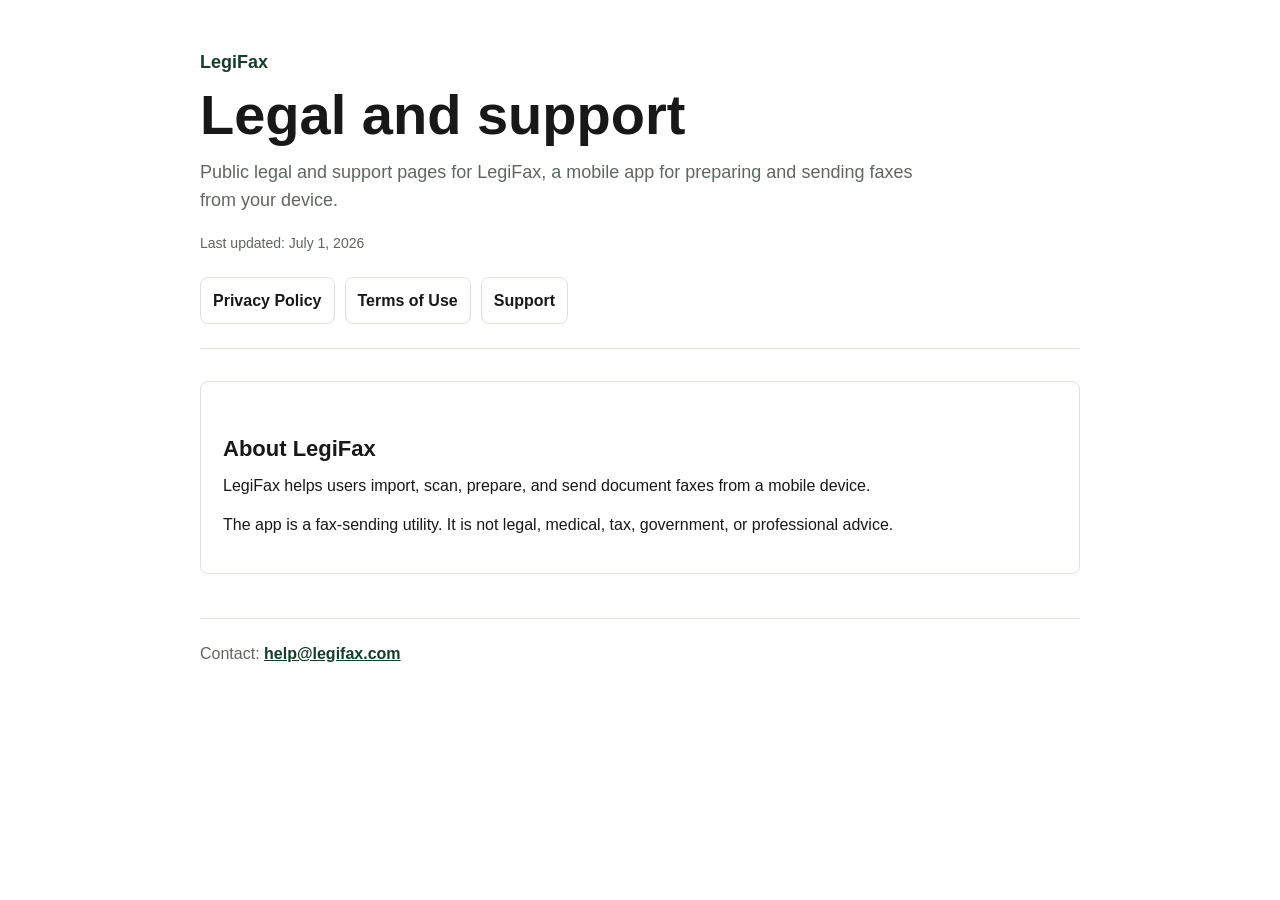
<file: index.html>
<!doctype html>
<html lang="en">
  <head>
    <meta charset="utf-8">
    <meta name="viewport" content="width=device-width, initial-scale=1">
    <title>LegiFax Legal</title>
    <link rel="stylesheet" href="styles.css">
  </head>
  <body>
    <main class="page">
      <header>
        <p class="brand">LegiFax</p>
        <h1>Legal and support</h1>
        <p class="lede">Public legal and support pages for LegiFax, a mobile app for preparing and sending faxes from your device.</p>
        <p class="meta">Last updated: July 1, 2026</p>
        <nav class="nav" aria-label="Legal pages">
          <a href="privacy/">Privacy Policy</a>
          <a href="terms/">Terms of Use</a>
          <a href="support/">Support</a>
        </nav>
      </header>

      <section class="card">
        <h2>About LegiFax</h2>
        <p>LegiFax helps users import, scan, prepare, and send document faxes from a mobile device.</p>
        <p>The app is a fax-sending utility. It is not legal, medical, tax, government, or professional advice.</p>
      </section>

      <footer>
        <p>Contact: <a href="mailto:help@legifax.com">help@legifax.com</a></p>
      </footer>
    </main>
  </body>
</html>
</file>
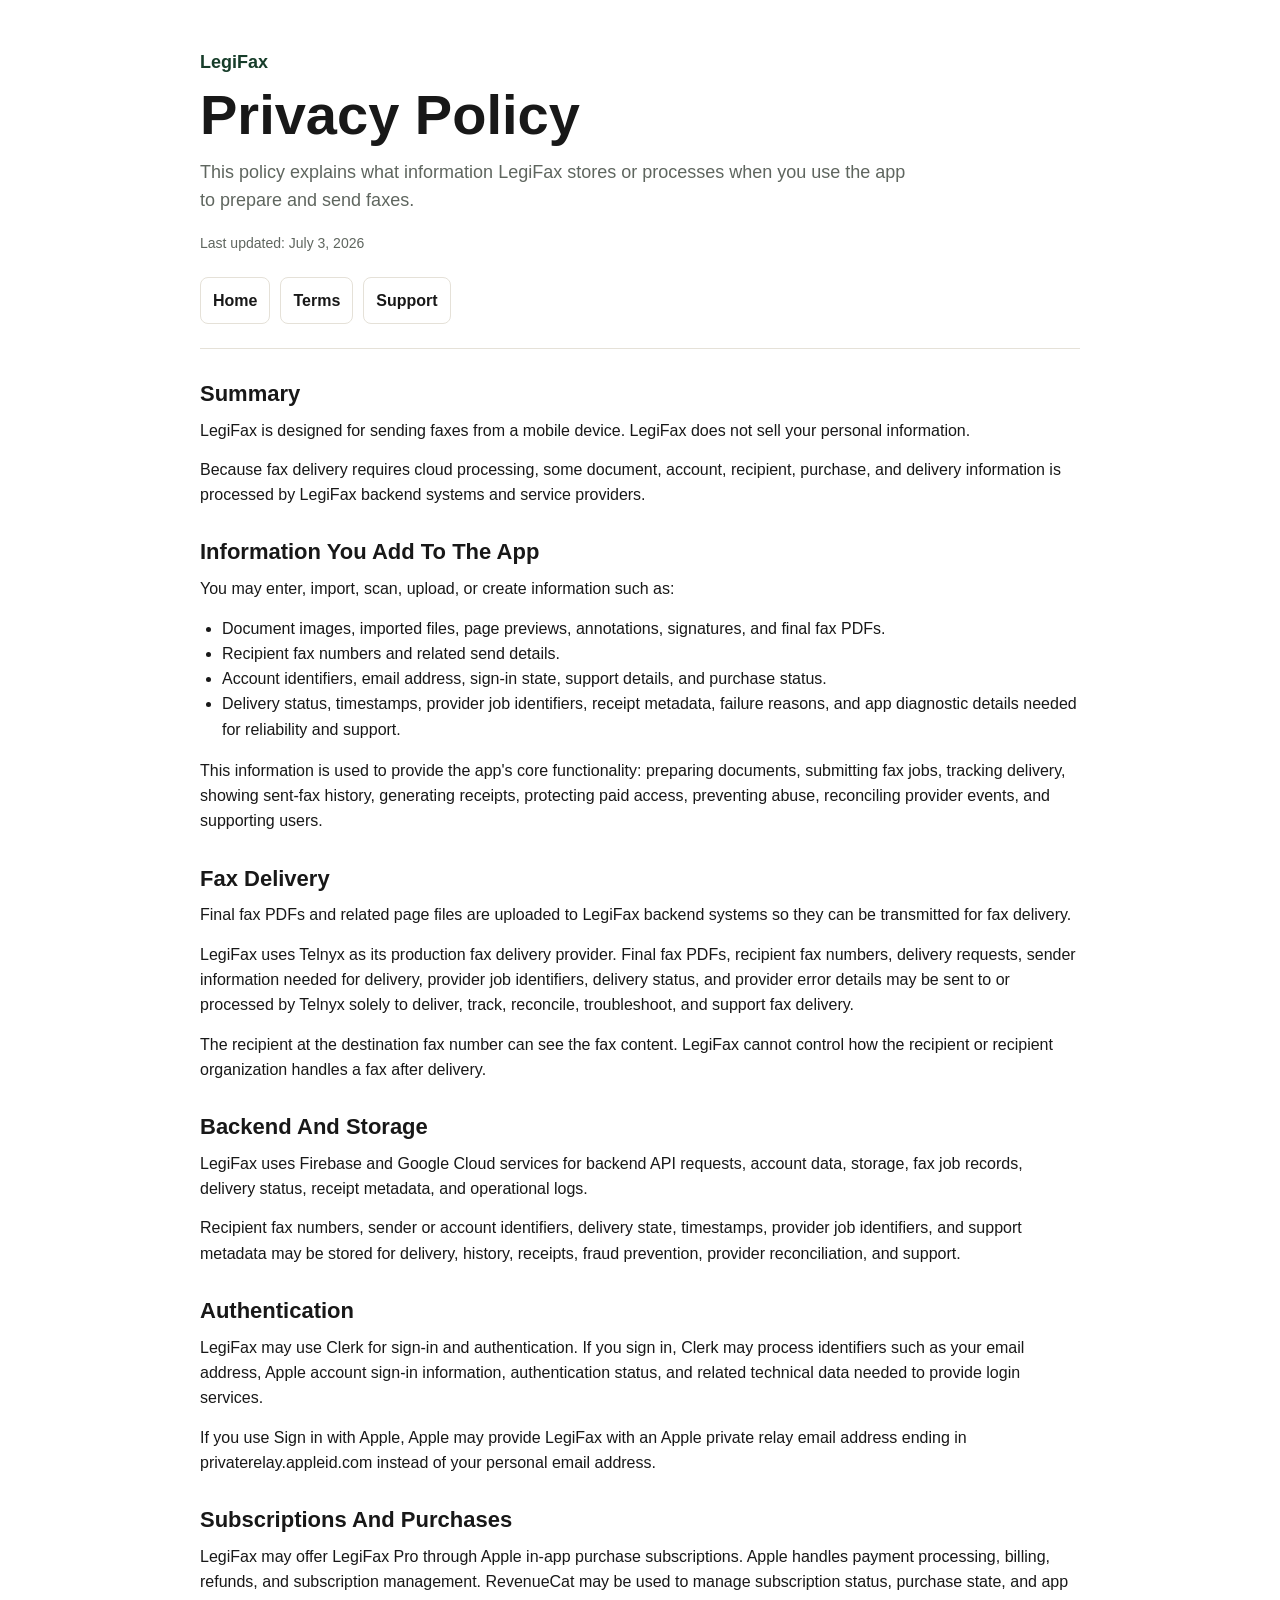
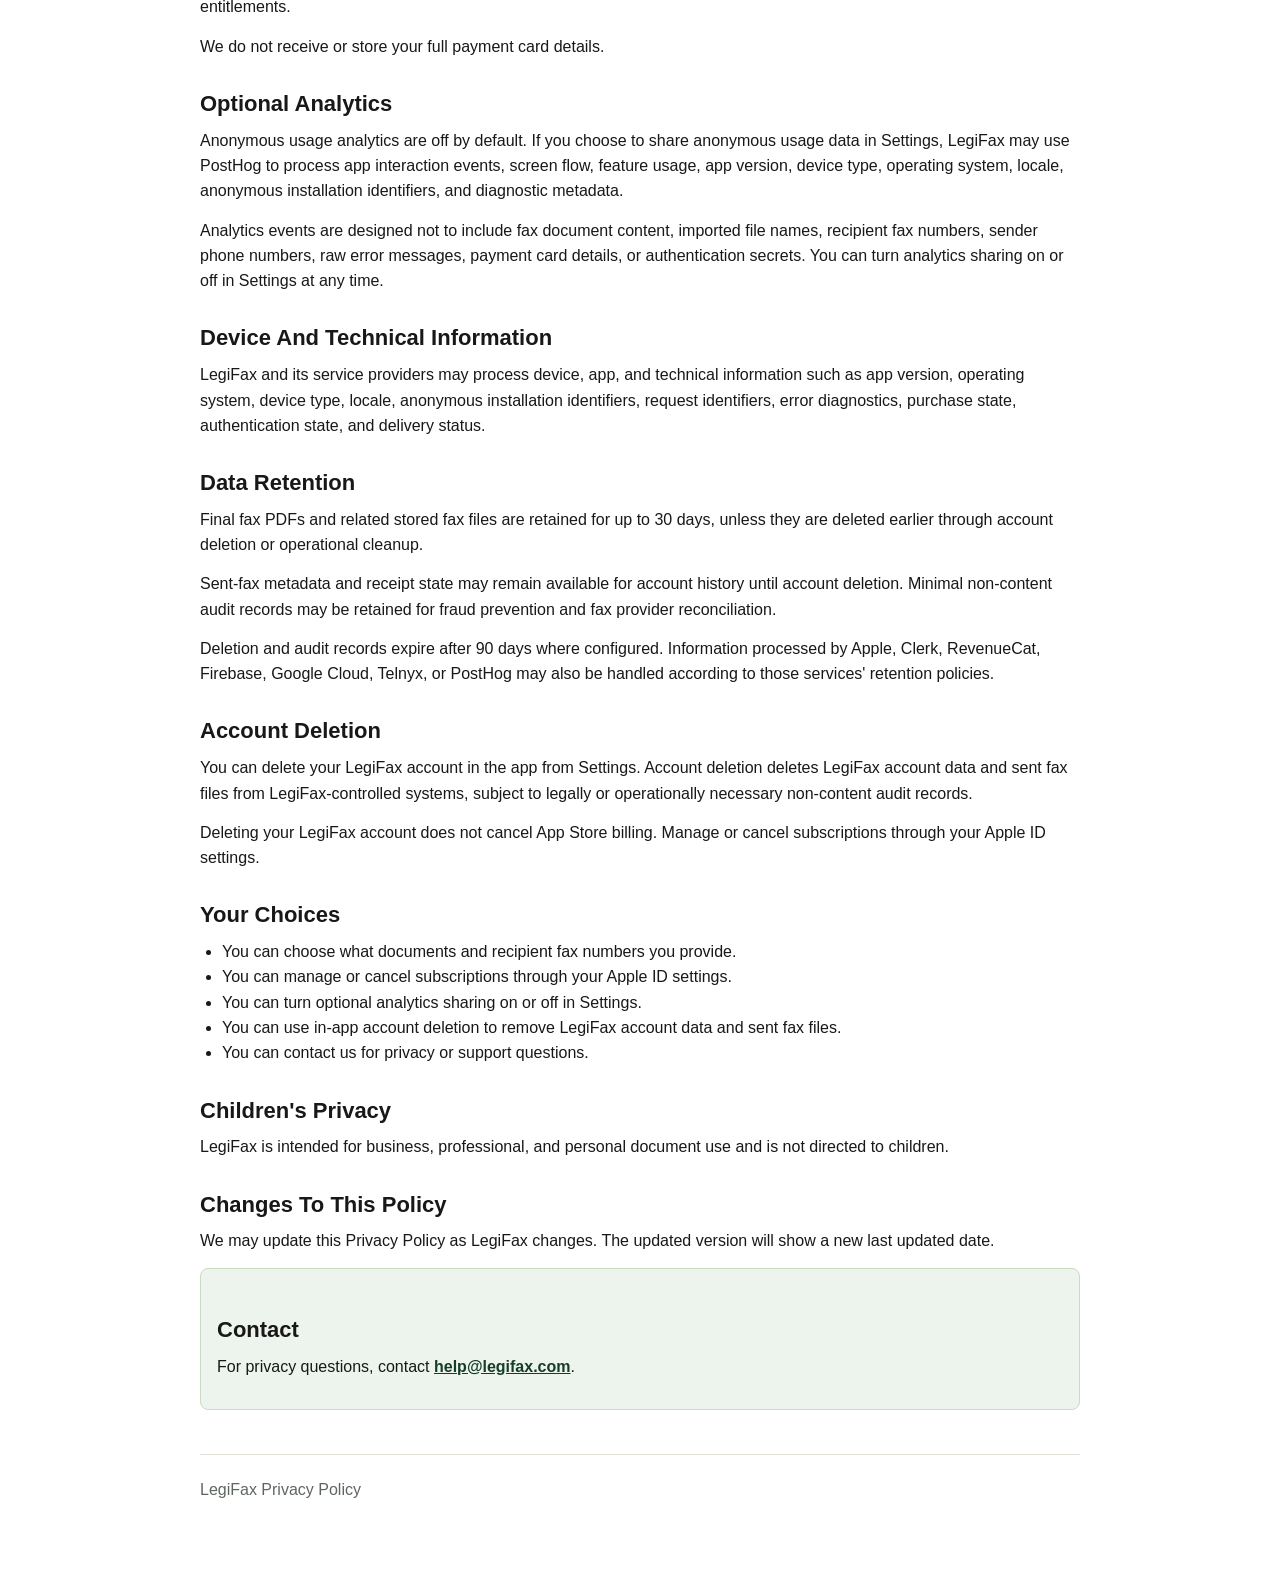
<file: privacy/index.html>
<!doctype html>
<html lang="en">
  <head>
    <meta charset="utf-8">
    <meta name="viewport" content="width=device-width, initial-scale=1">
    <title>LegiFax Privacy Policy</title>
    <link rel="stylesheet" href="../styles.css">
  </head>
  <body>
    <main class="page">
      <header>
        <p class="brand">LegiFax</p>
        <h1>Privacy Policy</h1>
        <p class="lede">This policy explains what information LegiFax stores or processes when you use the app to prepare and send faxes.</p>
        <p class="meta">Last updated: July 3, 2026</p>
        <nav class="nav" aria-label="Legal pages">
          <a href="../">Home</a>
          <a href="../terms/">Terms</a>
          <a href="../support/">Support</a>
        </nav>
      </header>

      <section>
        <h2>Summary</h2>
        <p>LegiFax is designed for sending faxes from a mobile device. LegiFax does not sell your personal information.</p>
        <p>Because fax delivery requires cloud processing, some document, account, recipient, purchase, and delivery information is processed by LegiFax backend systems and service providers.</p>
      </section>

      <section>
        <h2>Information You Add To The App</h2>
        <p>You may enter, import, scan, upload, or create information such as:</p>
        <ul>
          <li>Document images, imported files, page previews, annotations, signatures, and final fax PDFs.</li>
          <li>Recipient fax numbers and related send details.</li>
          <li>Account identifiers, email address, sign-in state, support details, and purchase status.</li>
          <li>Delivery status, timestamps, provider job identifiers, receipt metadata, failure reasons, and app diagnostic details needed for reliability and support.</li>
        </ul>
        <p>This information is used to provide the app's core functionality: preparing documents, submitting fax jobs, tracking delivery, showing sent-fax history, generating receipts, protecting paid access, preventing abuse, reconciling provider events, and supporting users.</p>
      </section>

      <section>
        <h2>Fax Delivery</h2>
        <p>Final fax PDFs and related page files are uploaded to LegiFax backend systems so they can be transmitted for fax delivery.</p>
        <p>LegiFax uses Telnyx as its production fax delivery provider. Final fax PDFs, recipient fax numbers, delivery requests, sender information needed for delivery, provider job identifiers, delivery status, and provider error details may be sent to or processed by Telnyx solely to deliver, track, reconcile, troubleshoot, and support fax delivery.</p>
        <p>The recipient at the destination fax number can see the fax content. LegiFax cannot control how the recipient or recipient organization handles a fax after delivery.</p>
      </section>

      <section>
        <h2>Backend And Storage</h2>
        <p>LegiFax uses Firebase and Google Cloud services for backend API requests, account data, storage, fax job records, delivery status, receipt metadata, and operational logs.</p>
        <p>Recipient fax numbers, sender or account identifiers, delivery state, timestamps, provider job identifiers, and support metadata may be stored for delivery, history, receipts, fraud prevention, provider reconciliation, and support.</p>
      </section>

      <section>
        <h2>Authentication</h2>
        <p>LegiFax may use Clerk for sign-in and authentication. If you sign in, Clerk may process identifiers such as your email address, Apple account sign-in information, authentication status, and related technical data needed to provide login services.</p>
        <p>If you use Sign in with Apple, Apple may provide LegiFax with an Apple private relay email address ending in privaterelay.appleid.com instead of your personal email address.</p>
      </section>

      <section>
        <h2>Subscriptions And Purchases</h2>
        <p>LegiFax may offer LegiFax Pro through Apple in-app purchase subscriptions. Apple handles payment processing, billing, refunds, and subscription management. RevenueCat may be used to manage subscription status, purchase state, and app entitlements.</p>
        <p>We do not receive or store your full payment card details.</p>
      </section>

      <section>
        <h2>Optional Analytics</h2>
        <p>Anonymous usage analytics are off by default. If you choose to share anonymous usage data in Settings, LegiFax may use PostHog to process app interaction events, screen flow, feature usage, app version, device type, operating system, locale, anonymous installation identifiers, and diagnostic metadata.</p>
        <p>Analytics events are designed not to include fax document content, imported file names, recipient fax numbers, sender phone numbers, raw error messages, payment card details, or authentication secrets. You can turn analytics sharing on or off in Settings at any time.</p>
      </section>

      <section>
        <h2>Device And Technical Information</h2>
        <p>LegiFax and its service providers may process device, app, and technical information such as app version, operating system, device type, locale, anonymous installation identifiers, request identifiers, error diagnostics, purchase state, authentication state, and delivery status.</p>
      </section>

      <section>
        <h2>Data Retention</h2>
        <p>Final fax PDFs and related stored fax files are retained for up to 30 days, unless they are deleted earlier through account deletion or operational cleanup.</p>
        <p>Sent-fax metadata and receipt state may remain available for account history until account deletion. Minimal non-content audit records may be retained for fraud prevention and fax provider reconciliation.</p>
        <p>Deletion and audit records expire after 90 days where configured. Information processed by Apple, Clerk, RevenueCat, Firebase, Google Cloud, Telnyx, or PostHog may also be handled according to those services' retention policies.</p>
      </section>

      <section>
        <h2>Account Deletion</h2>
        <p>You can delete your LegiFax account in the app from Settings. Account deletion deletes LegiFax account data and sent fax files from LegiFax-controlled systems, subject to legally or operationally necessary non-content audit records.</p>
        <p>Deleting your LegiFax account does not cancel App Store billing. Manage or cancel subscriptions through your Apple ID settings.</p>
      </section>

      <section>
        <h2>Your Choices</h2>
        <ul>
          <li>You can choose what documents and recipient fax numbers you provide.</li>
          <li>You can manage or cancel subscriptions through your Apple ID settings.</li>
          <li>You can turn optional analytics sharing on or off in Settings.</li>
          <li>You can use in-app account deletion to remove LegiFax account data and sent fax files.</li>
          <li>You can contact us for privacy or support questions.</li>
        </ul>
      </section>

      <section>
        <h2>Children's Privacy</h2>
        <p>LegiFax is intended for business, professional, and personal document use and is not directed to children.</p>
      </section>

      <section>
        <h2>Changes To This Policy</h2>
        <p>We may update this Privacy Policy as LegiFax changes. The updated version will show a new last updated date.</p>
      </section>

      <section class="notice">
        <h2>Contact</h2>
        <p>For privacy questions, contact <a href="mailto:help@legifax.com">help@legifax.com</a>.</p>
      </section>

      <footer>
        <p>LegiFax Privacy Policy</p>
      </footer>
    </main>
  </body>
</html>
</file>
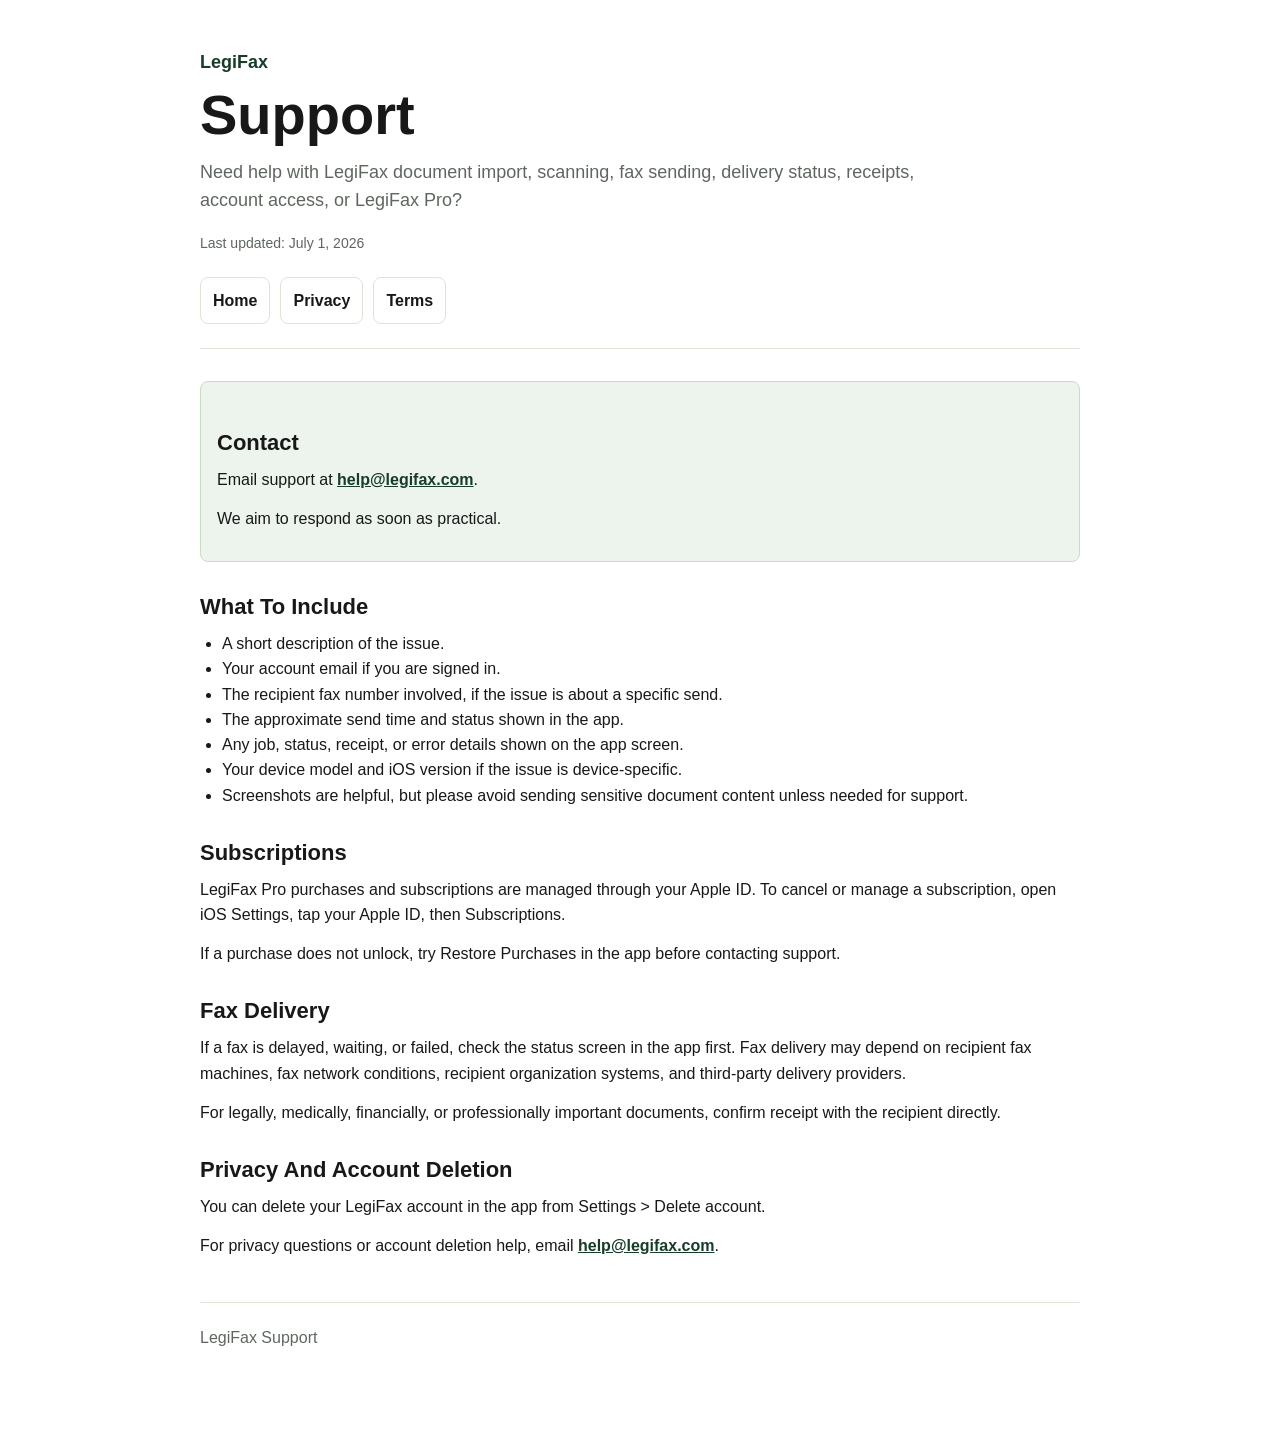
<file: support/index.html>
<!doctype html>
<html lang="en">
  <head>
    <meta charset="utf-8">
    <meta name="viewport" content="width=device-width, initial-scale=1">
    <title>LegiFax Support</title>
    <link rel="stylesheet" href="../styles.css">
  </head>
  <body>
    <main class="page">
      <header>
        <p class="brand">LegiFax</p>
        <h1>Support</h1>
        <p class="lede">Need help with LegiFax document import, scanning, fax sending, delivery status, receipts, account access, or LegiFax Pro?</p>
        <p class="meta">Last updated: July 1, 2026</p>
        <nav class="nav" aria-label="Legal pages">
          <a href="../">Home</a>
          <a href="../privacy/">Privacy</a>
          <a href="../terms/">Terms</a>
        </nav>
      </header>

      <section class="notice">
        <h2>Contact</h2>
        <p>Email support at <a href="mailto:help@legifax.com">help@legifax.com</a>.</p>
        <p>We aim to respond as soon as practical.</p>
      </section>

      <section>
        <h2>What To Include</h2>
        <ul>
          <li>A short description of the issue.</li>
          <li>Your account email if you are signed in.</li>
          <li>The recipient fax number involved, if the issue is about a specific send.</li>
          <li>The approximate send time and status shown in the app.</li>
          <li>Any job, status, receipt, or error details shown on the app screen.</li>
          <li>Your device model and iOS version if the issue is device-specific.</li>
          <li>Screenshots are helpful, but please avoid sending sensitive document content unless needed for support.</li>
        </ul>
      </section>

      <section>
        <h2>Subscriptions</h2>
        <p>LegiFax Pro purchases and subscriptions are managed through your Apple ID. To cancel or manage a subscription, open iOS Settings, tap your Apple ID, then Subscriptions.</p>
        <p>If a purchase does not unlock, try Restore Purchases in the app before contacting support.</p>
      </section>

      <section>
        <h2>Fax Delivery</h2>
        <p>If a fax is delayed, waiting, or failed, check the status screen in the app first. Fax delivery may depend on recipient fax machines, fax network conditions, recipient organization systems, and third-party delivery providers.</p>
        <p>For legally, medically, financially, or professionally important documents, confirm receipt with the recipient directly.</p>
      </section>

      <section>
        <h2>Privacy And Account Deletion</h2>
        <p>You can delete your LegiFax account in the app from Settings &gt; Delete account.</p>
        <p>For privacy questions or account deletion help, email <a href="mailto:help@legifax.com">help@legifax.com</a>.</p>
      </section>

      <footer>
        <p>LegiFax Support</p>
      </footer>
    </main>
  </body>
</html>
</file>
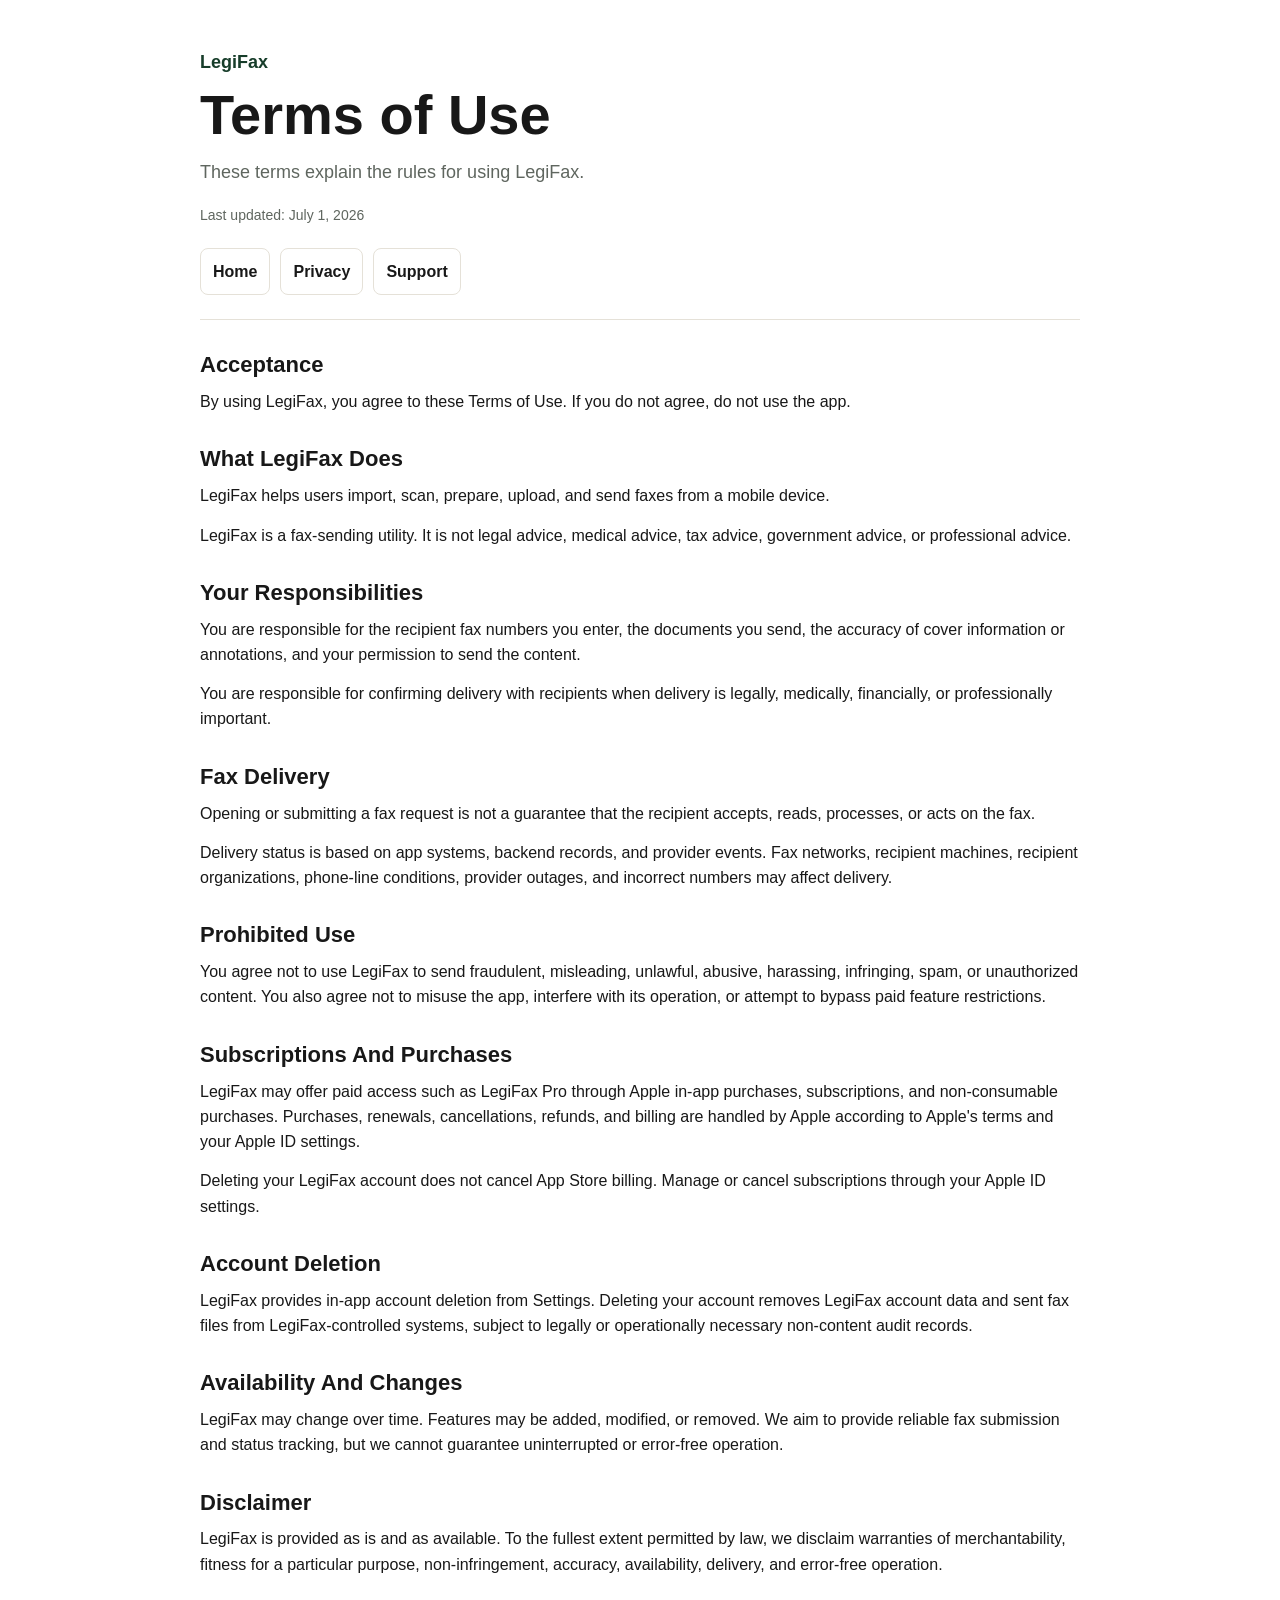
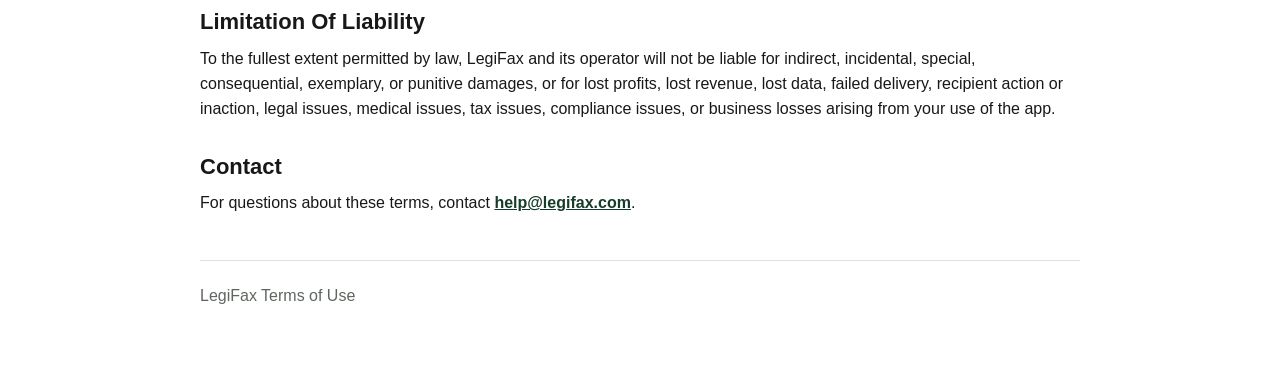
<file: terms/index.html>
<!doctype html>
<html lang="en">
  <head>
    <meta charset="utf-8">
    <meta name="viewport" content="width=device-width, initial-scale=1">
    <title>LegiFax Terms of Use</title>
    <link rel="stylesheet" href="../styles.css">
  </head>
  <body>
    <main class="page">
      <header>
        <p class="brand">LegiFax</p>
        <h1>Terms of Use</h1>
        <p class="lede">These terms explain the rules for using LegiFax.</p>
        <p class="meta">Last updated: July 1, 2026</p>
        <nav class="nav" aria-label="Legal pages">
          <a href="../">Home</a>
          <a href="../privacy/">Privacy</a>
          <a href="../support/">Support</a>
        </nav>
      </header>

      <section>
        <h2>Acceptance</h2>
        <p>By using LegiFax, you agree to these Terms of Use. If you do not agree, do not use the app.</p>
      </section>

      <section>
        <h2>What LegiFax Does</h2>
        <p>LegiFax helps users import, scan, prepare, upload, and send faxes from a mobile device.</p>
        <p>LegiFax is a fax-sending utility. It is not legal advice, medical advice, tax advice, government advice, or professional advice.</p>
      </section>

      <section>
        <h2>Your Responsibilities</h2>
        <p>You are responsible for the recipient fax numbers you enter, the documents you send, the accuracy of cover information or annotations, and your permission to send the content.</p>
        <p>You are responsible for confirming delivery with recipients when delivery is legally, medically, financially, or professionally important.</p>
      </section>

      <section>
        <h2>Fax Delivery</h2>
        <p>Opening or submitting a fax request is not a guarantee that the recipient accepts, reads, processes, or acts on the fax.</p>
        <p>Delivery status is based on app systems, backend records, and provider events. Fax networks, recipient machines, recipient organizations, phone-line conditions, provider outages, and incorrect numbers may affect delivery.</p>
      </section>

      <section>
        <h2>Prohibited Use</h2>
        <p>You agree not to use LegiFax to send fraudulent, misleading, unlawful, abusive, harassing, infringing, spam, or unauthorized content. You also agree not to misuse the app, interfere with its operation, or attempt to bypass paid feature restrictions.</p>
      </section>

      <section>
        <h2>Subscriptions And Purchases</h2>
        <p>LegiFax may offer paid access such as LegiFax Pro through Apple in-app purchases, subscriptions, and non-consumable purchases. Purchases, renewals, cancellations, refunds, and billing are handled by Apple according to Apple's terms and your Apple ID settings.</p>
        <p>Deleting your LegiFax account does not cancel App Store billing. Manage or cancel subscriptions through your Apple ID settings.</p>
      </section>

      <section>
        <h2>Account Deletion</h2>
        <p>LegiFax provides in-app account deletion from Settings. Deleting your account removes LegiFax account data and sent fax files from LegiFax-controlled systems, subject to legally or operationally necessary non-content audit records.</p>
      </section>

      <section>
        <h2>Availability And Changes</h2>
        <p>LegiFax may change over time. Features may be added, modified, or removed. We aim to provide reliable fax submission and status tracking, but we cannot guarantee uninterrupted or error-free operation.</p>
      </section>

      <section>
        <h2>Disclaimer</h2>
        <p>LegiFax is provided as is and as available. To the fullest extent permitted by law, we disclaim warranties of merchantability, fitness for a particular purpose, non-infringement, accuracy, availability, delivery, and error-free operation.</p>
      </section>

      <section>
        <h2>Limitation Of Liability</h2>
        <p>To the fullest extent permitted by law, LegiFax and its operator will not be liable for indirect, incidental, special, consequential, exemplary, or punitive damages, or for lost profits, lost revenue, lost data, failed delivery, recipient action or inaction, legal issues, medical issues, tax issues, compliance issues, or business losses arising from your use of the app.</p>
      </section>

      <section>
        <h2>Contact</h2>
        <p>For questions about these terms, contact <a href="mailto:help@legifax.com">help@legifax.com</a>.</p>
      </section>

      <footer>
        <p>LegiFax Terms of Use</p>
      </footer>
    </main>
  </body>
</html>
</file>
<file: styles.css>
:root {
  color-scheme: light;
  --bg: #ffffff;
  --surface: #ffffff;
  --text: #181818;
  --muted: #5f665f;
  --line: #e5e1d8;
  --accent: #173d2a;
  --accent-soft: #edf4ee;
}

* {
  box-sizing: border-box;
}

body {
  margin: 0;
  background: var(--bg);
  color: var(--text);
  font-family: "Avenir Next", "AvenirNext", Avenir, -apple-system, BlinkMacSystemFont, "Segoe UI", sans-serif;
  line-height: 1.58;
}

.page {
  width: min(880px, calc(100% - 40px));
  margin: 0 auto;
  padding: 48px 0 64px;
}

header {
  border-bottom: 1px solid var(--line);
  padding-bottom: 24px;
  margin-bottom: 32px;
}

.brand {
  color: var(--accent);
  font-size: 18px;
  font-weight: 800;
  letter-spacing: 0;
  margin: 0 0 10px;
}

h1 {
  font-size: clamp(34px, 6vw, 56px);
  line-height: 1.02;
  letter-spacing: 0;
  margin: 0 0 14px;
}

h2 {
  font-size: 22px;
  line-height: 1.22;
  margin: 32px 0 10px;
}

h3 {
  font-size: 17px;
  margin: 24px 0 8px;
}

p,
li {
  font-size: 16px;
}

p {
  margin: 0 0 14px;
}

ul {
  margin: 8px 0 16px;
  padding-left: 22px;
}

a {
  color: var(--accent);
  font-weight: 700;
}

.lede {
  color: var(--muted);
  font-size: 18px;
  max-width: 720px;
}

.meta {
  color: var(--muted);
  font-size: 14px;
  margin-top: 18px;
}

.card {
  background: var(--surface);
  border: 1px solid var(--line);
  border-radius: 8px;
  padding: 22px;
  margin: 20px 0;
}

.nav {
  display: flex;
  flex-wrap: wrap;
  gap: 10px;
  margin-top: 22px;
}

.nav a {
  background: var(--surface);
  border: 1px solid var(--line);
  border-radius: 8px;
  color: var(--text);
  padding: 10px 12px;
  text-decoration: none;
}

.notice {
  background: var(--accent-soft);
  border: 1px solid #c9dec0;
  border-radius: 8px;
  padding: 16px;
}

footer {
  border-top: 1px solid var(--line);
  color: var(--muted);
  font-size: 14px;
  margin-top: 44px;
  padding-top: 22px;
}

@media (max-width: 560px) {
  .page {
    width: min(100% - 28px, 880px);
    padding-top: 30px;
  }

  .card {
    padding: 18px;
  }
}
</file>
